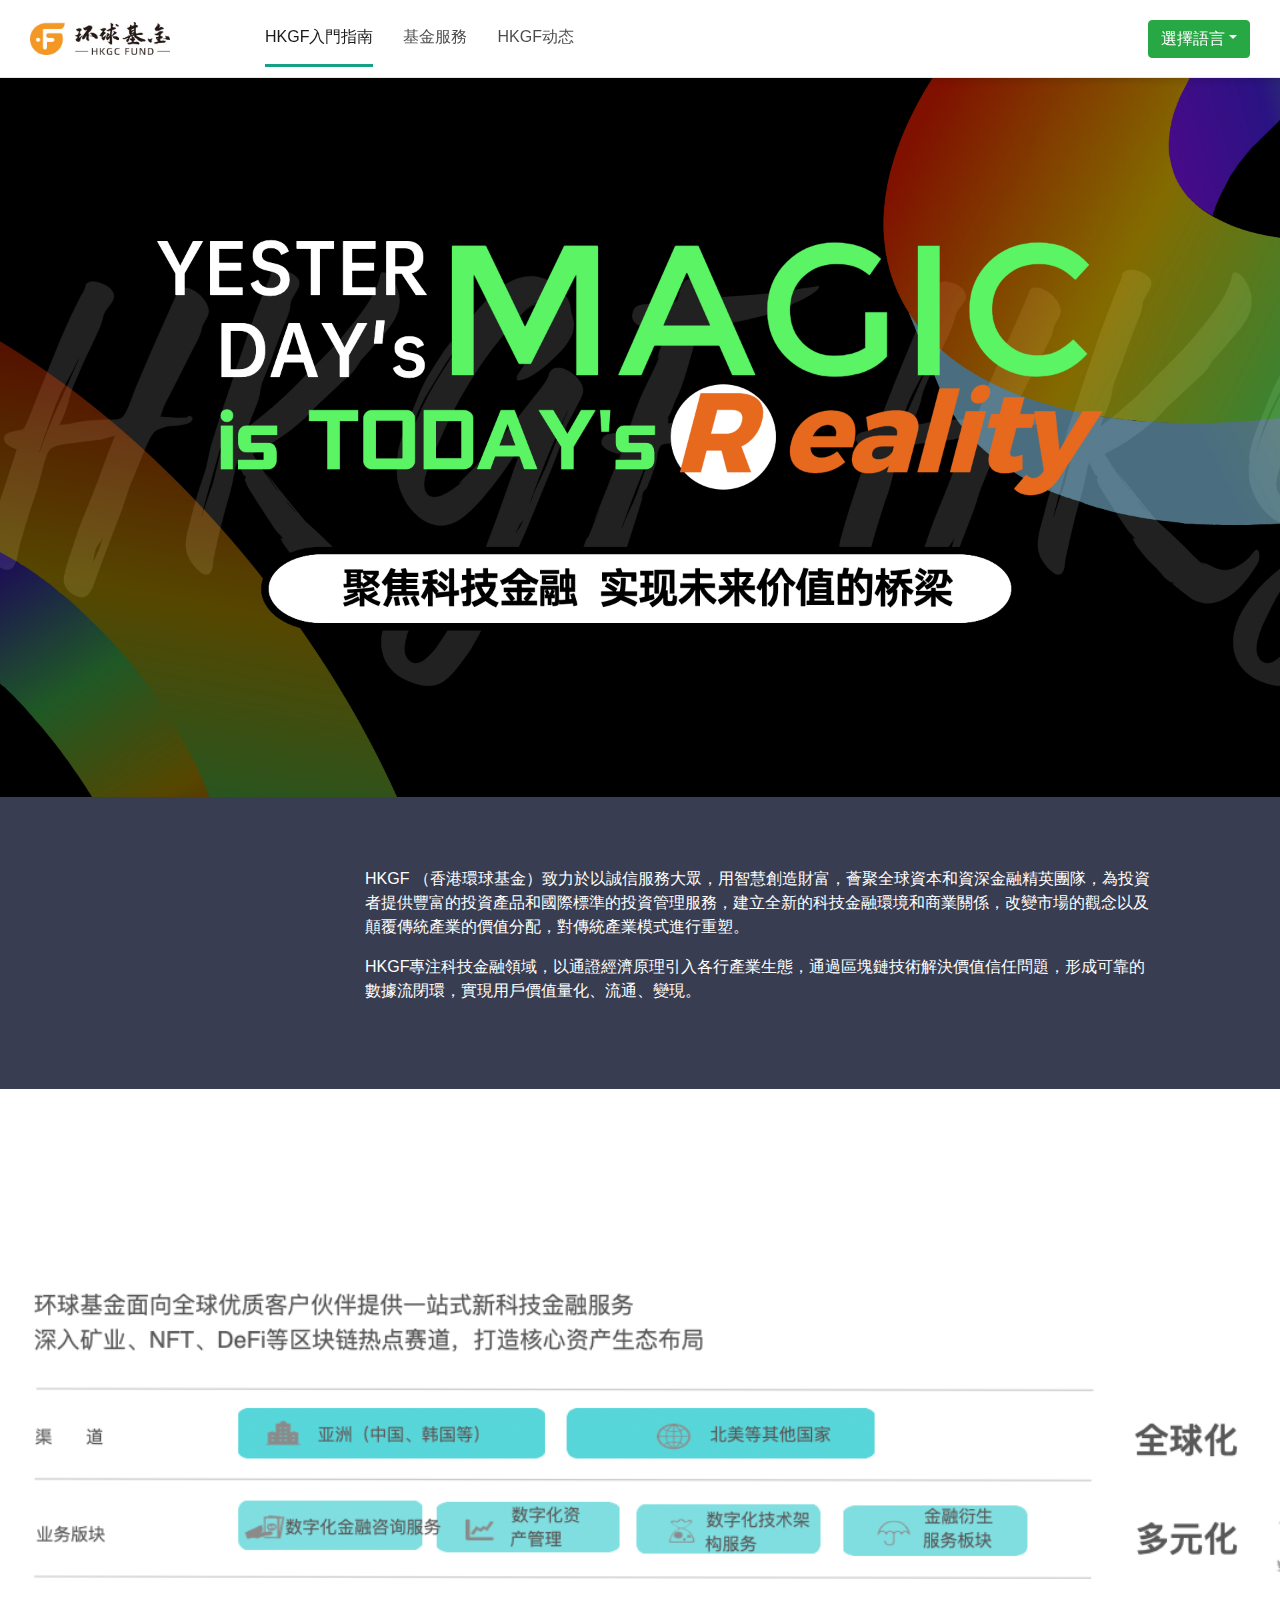
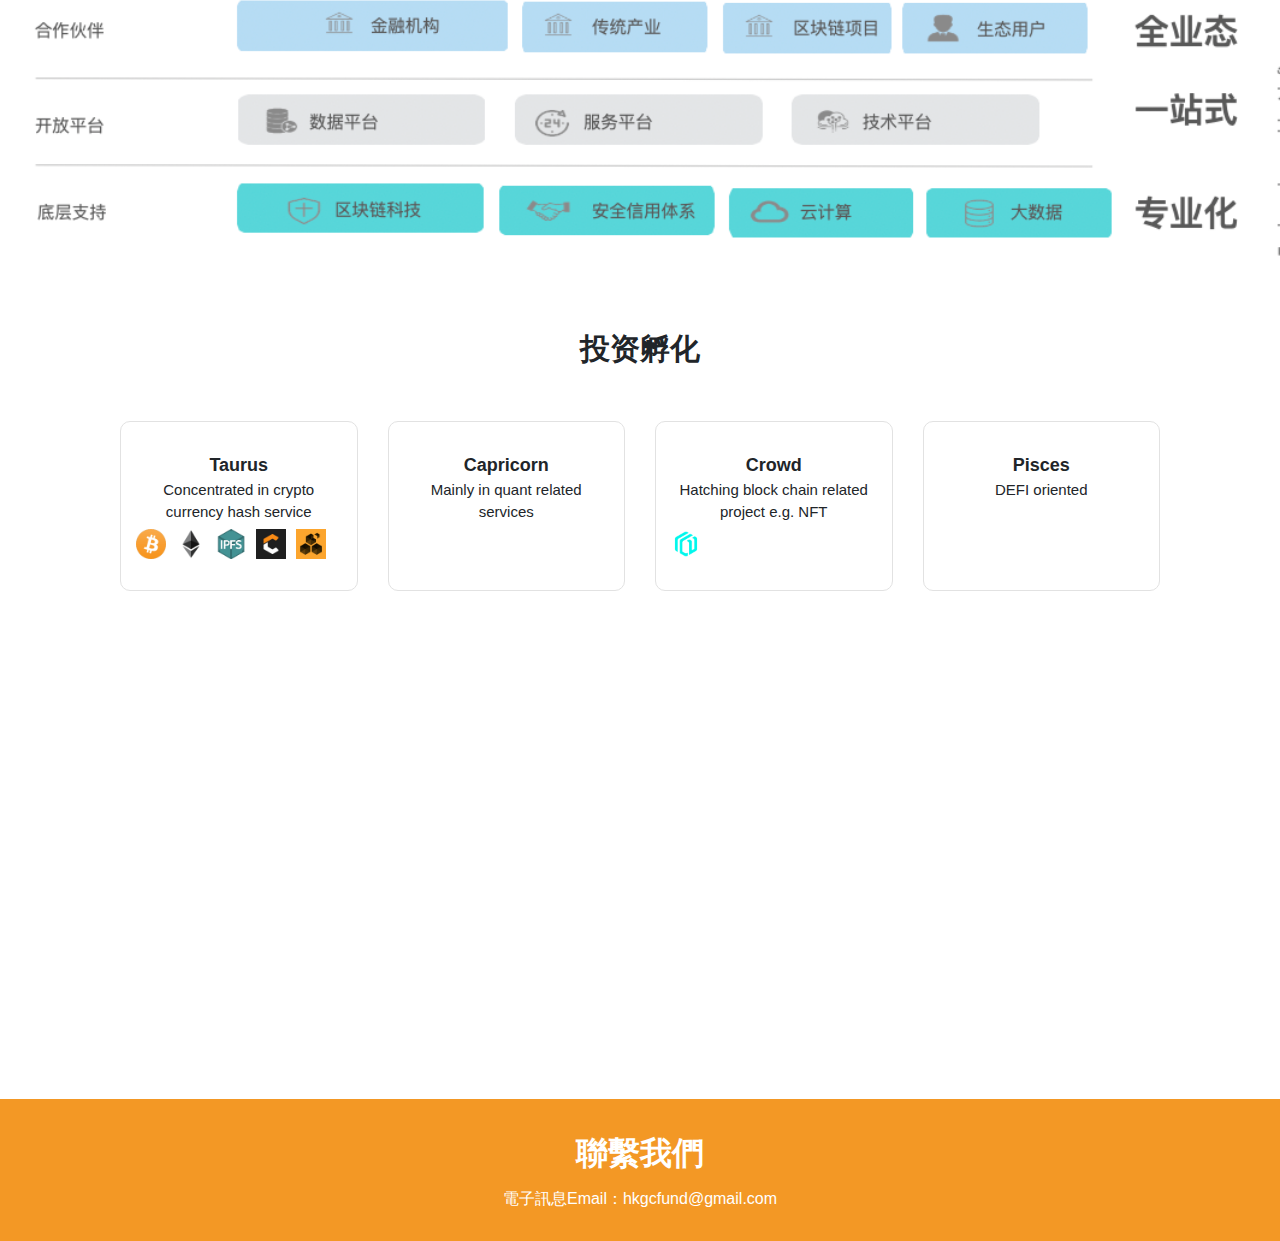
<file: index.html>
<!doctype html><html lang="en"><head><meta charset="utf-8"/><link rel="icon" href="/favicon.ico"/><meta name="viewport" content="width=device-width,initial-scale=1"/><meta name="theme-color" content="#000000"/><meta name="description" content="Web site created using create-react-app"/><link rel="apple-touch-icon" href="/logo192.png"/><link rel="manifest" href="/manifest.json"/><title>香港环球基金</title><link href="/static/css/0.679831fc.chunk.css" rel="stylesheet"><link href="/static/css/1.01e5cb66.chunk.css" rel="stylesheet"><link href="/static/css/index.092dd1be.chunk.css" rel="stylesheet"></head><body><noscript>You need to enable JavaScript to run this app.</noscript><div id="root"></div><script>!function(e){function t(t){for(var n,f,i=t[0],l=t[1],a=t[2],c=0,s=[];c<i.length;c++)f=i[c],Object.prototype.hasOwnProperty.call(o,f)&&o[f]&&s.push(o[f][0]),o[f]=0;for(n in l)Object.prototype.hasOwnProperty.call(l,n)&&(e[n]=l[n]);for(p&&p(t);s.length;)s.shift()();return u.push.apply(u,a||[]),r()}function r(){for(var e,t=0;t<u.length;t++){for(var r=u[t],n=!0,i=1;i<r.length;i++){var l=r[i];0!==o[l]&&(n=!1)}n&&(u.splice(t--,1),e=f(f.s=r[0]))}return e}var n={},o={6:0},u=[];function f(t){if(n[t])return n[t].exports;var r=n[t]={i:t,l:!1,exports:{}};return e[t].call(r.exports,r,r.exports,f),r.l=!0,r.exports}f.m=e,f.c=n,f.d=function(e,t,r){f.o(e,t)||Object.defineProperty(e,t,{enumerable:!0,get:r})},f.r=function(e){"undefined"!=typeof Symbol&&Symbol.toStringTag&&Object.defineProperty(e,Symbol.toStringTag,{value:"Module"}),Object.defineProperty(e,"__esModule",{value:!0})},f.t=function(e,t){if(1&t&&(e=f(e)),8&t)return e;if(4&t&&"object"==typeof e&&e&&e.__esModule)return e;var r=Object.create(null);if(f.r(r),Object.defineProperty(r,"default",{enumerable:!0,value:e}),2&t&&"string"!=typeof e)for(var n in e)f.d(r,n,function(t){return e[t]}.bind(null,n));return r},f.n=function(e){var t=e&&e.__esModule?function(){return e.default}:function(){return e};return f.d(t,"a",t),t},f.o=function(e,t){return Object.prototype.hasOwnProperty.call(e,t)},f.p="/";var i=this["webpackJsonphkgf-website"]=this["webpackJsonphkgf-website"]||[],l=i.push.bind(i);i.push=t,i=i.slice();for(var a=0;a<i.length;a++)t(i[a]);var p=l;r()}([])</script><script src="/static/js/0/0.51dbb36f.chunk.js"></script><script src="/static/js/1/1.a777afdb.chunk.js"></script><script src="/static/js/index/index.96c2b42d.chunk.js"></script></body></html>
</file>
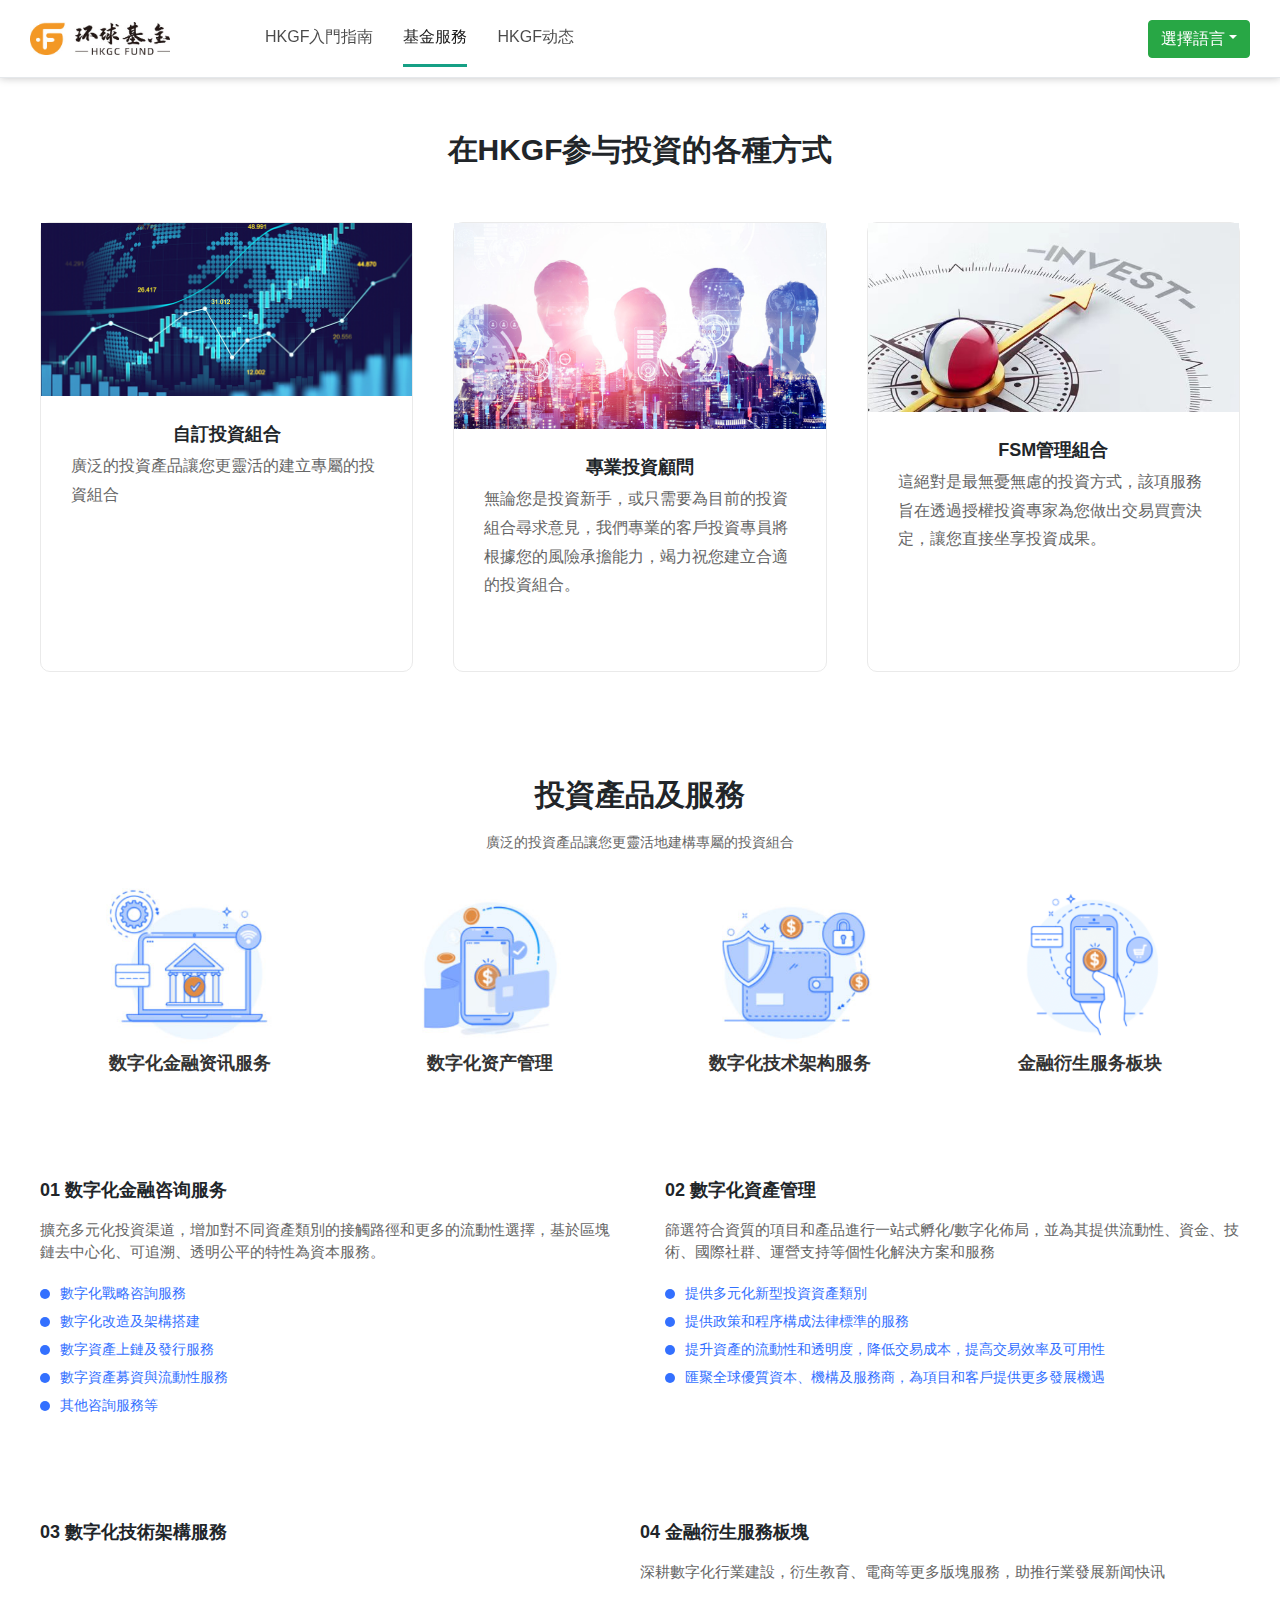
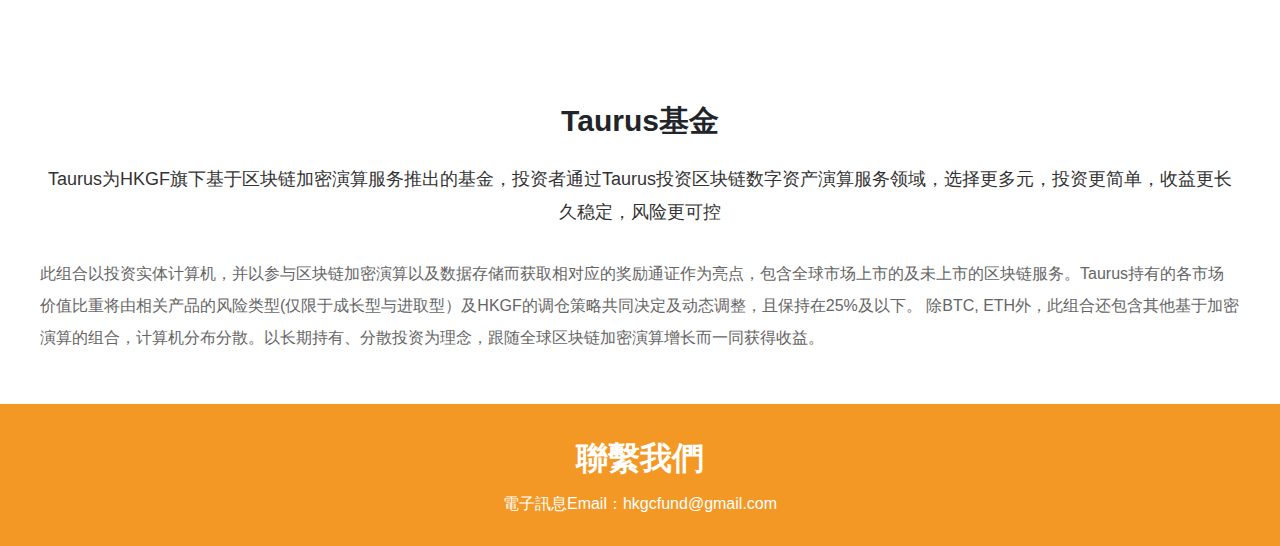
<file: fund.html>
<!doctype html><html lang="en"><head><meta charset="utf-8"/><link rel="icon" href="/favicon.ico"/><meta name="viewport" content="width=device-width,initial-scale=1"/><meta name="theme-color" content="#000000"/><meta name="description" content="Web site created using create-react-app"/><link rel="apple-touch-icon" href="/logo192.png"/><link rel="manifest" href="/manifest.json"/><title>香港环球基金</title><link href="/static/css/0.679831fc.chunk.css" rel="stylesheet"><link href="/static/css/1.01e5cb66.chunk.css" rel="stylesheet"><link href="/static/css/fund.71a2dd52.chunk.css" rel="stylesheet"></head><body><noscript>You need to enable JavaScript to run this app.</noscript><div id="root"></div><script>!function(e){function t(t){for(var n,f,i=t[0],l=t[1],a=t[2],c=0,s=[];c<i.length;c++)f=i[c],Object.prototype.hasOwnProperty.call(o,f)&&o[f]&&s.push(o[f][0]),o[f]=0;for(n in l)Object.prototype.hasOwnProperty.call(l,n)&&(e[n]=l[n]);for(p&&p(t);s.length;)s.shift()();return u.push.apply(u,a||[]),r()}function r(){for(var e,t=0;t<u.length;t++){for(var r=u[t],n=!0,i=1;i<r.length;i++){var l=r[i];0!==o[l]&&(n=!1)}n&&(u.splice(t--,1),e=f(f.s=r[0]))}return e}var n={},o={5:0},u=[];function f(t){if(n[t])return n[t].exports;var r=n[t]={i:t,l:!1,exports:{}};return e[t].call(r.exports,r,r.exports,f),r.l=!0,r.exports}f.m=e,f.c=n,f.d=function(e,t,r){f.o(e,t)||Object.defineProperty(e,t,{enumerable:!0,get:r})},f.r=function(e){"undefined"!=typeof Symbol&&Symbol.toStringTag&&Object.defineProperty(e,Symbol.toStringTag,{value:"Module"}),Object.defineProperty(e,"__esModule",{value:!0})},f.t=function(e,t){if(1&t&&(e=f(e)),8&t)return e;if(4&t&&"object"==typeof e&&e&&e.__esModule)return e;var r=Object.create(null);if(f.r(r),Object.defineProperty(r,"default",{enumerable:!0,value:e}),2&t&&"string"!=typeof e)for(var n in e)f.d(r,n,function(t){return e[t]}.bind(null,n));return r},f.n=function(e){var t=e&&e.__esModule?function(){return e.default}:function(){return e};return f.d(t,"a",t),t},f.o=function(e,t){return Object.prototype.hasOwnProperty.call(e,t)},f.p="/";var i=this["webpackJsonphkgf-website"]=this["webpackJsonphkgf-website"]||[],l=i.push.bind(i);i.push=t,i=i.slice();for(var a=0;a<i.length;a++)t(i[a]);var p=l;r()}([])</script><script src="/static/js/0/0.51dbb36f.chunk.js"></script><script src="/static/js/1/1.a777afdb.chunk.js"></script><script src="/static/js/fund/fund.678ea06b.chunk.js"></script></body></html>
</file>
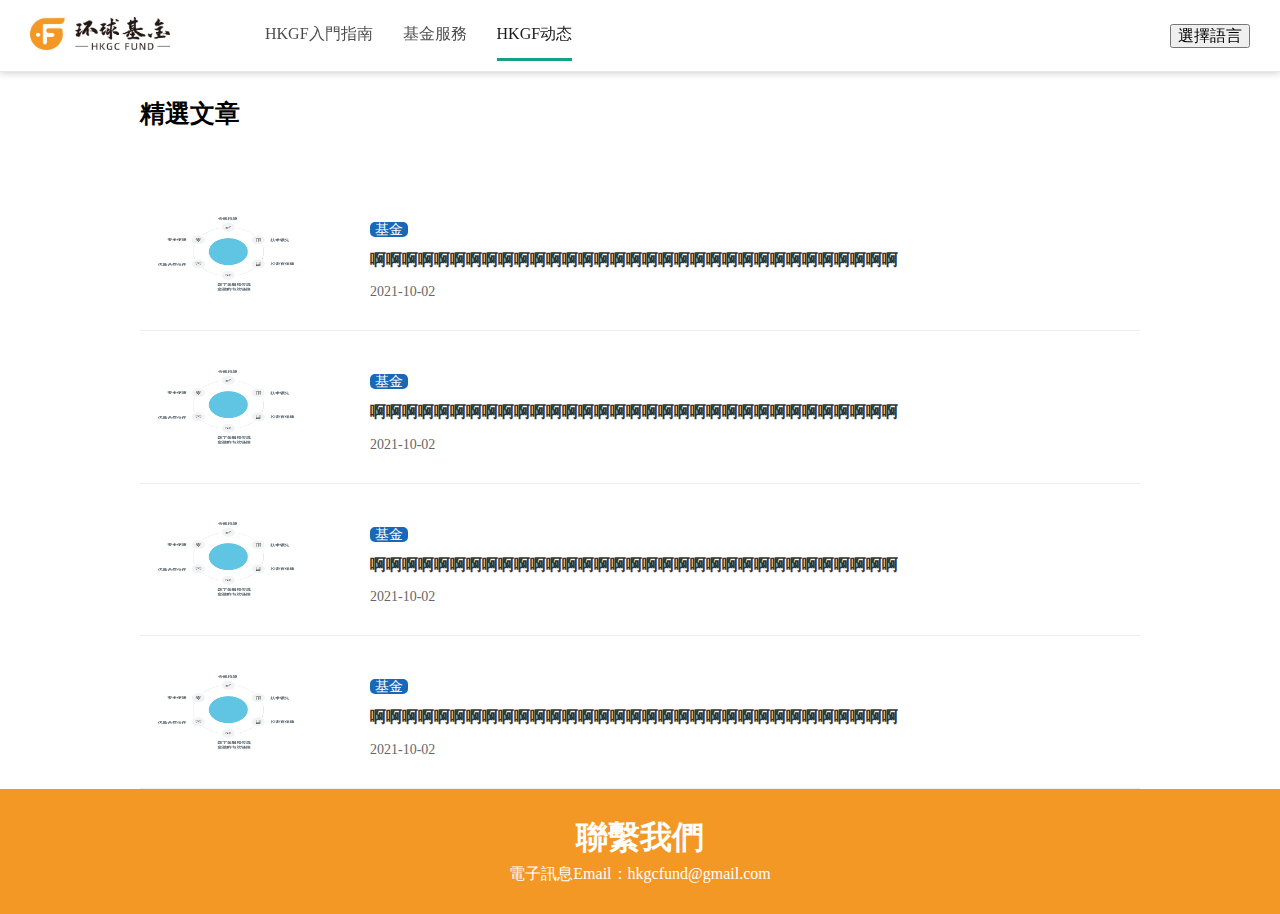
<file: news.html>
<!doctype html><html lang="en"><head><meta charset="utf-8"/><link rel="icon" href="/favicon.ico"/><meta name="viewport" content="width=device-width,initial-scale=1"/><meta name="theme-color" content="#000000"/><meta name="description" content="Web site created using create-react-app"/><link rel="apple-touch-icon" href="/logo192.png"/><link rel="manifest" href="/manifest.json"/><title>香港环球基金</title><link href="/static/css/0.679831fc.chunk.css" rel="stylesheet"><link href="/static/css/news.c65bf32d.chunk.css" rel="stylesheet"></head><body><noscript>You need to enable JavaScript to run this app.</noscript><div id="root"></div><script>!function(e){function t(t){for(var n,f,i=t[0],l=t[1],a=t[2],c=0,s=[];c<i.length;c++)f=i[c],Object.prototype.hasOwnProperty.call(o,f)&&o[f]&&s.push(o[f][0]),o[f]=0;for(n in l)Object.prototype.hasOwnProperty.call(l,n)&&(e[n]=l[n]);for(p&&p(t);s.length;)s.shift()();return u.push.apply(u,a||[]),r()}function r(){for(var e,t=0;t<u.length;t++){for(var r=u[t],n=!0,i=1;i<r.length;i++){var l=r[i];0!==o[l]&&(n=!1)}n&&(u.splice(t--,1),e=f(f.s=r[0]))}return e}var n={},o={7:0},u=[];function f(t){if(n[t])return n[t].exports;var r=n[t]={i:t,l:!1,exports:{}};return e[t].call(r.exports,r,r.exports,f),r.l=!0,r.exports}f.m=e,f.c=n,f.d=function(e,t,r){f.o(e,t)||Object.defineProperty(e,t,{enumerable:!0,get:r})},f.r=function(e){"undefined"!=typeof Symbol&&Symbol.toStringTag&&Object.defineProperty(e,Symbol.toStringTag,{value:"Module"}),Object.defineProperty(e,"__esModule",{value:!0})},f.t=function(e,t){if(1&t&&(e=f(e)),8&t)return e;if(4&t&&"object"==typeof e&&e&&e.__esModule)return e;var r=Object.create(null);if(f.r(r),Object.defineProperty(r,"default",{enumerable:!0,value:e}),2&t&&"string"!=typeof e)for(var n in e)f.d(r,n,function(t){return e[t]}.bind(null,n));return r},f.n=function(e){var t=e&&e.__esModule?function(){return e.default}:function(){return e};return f.d(t,"a",t),t},f.o=function(e,t){return Object.prototype.hasOwnProperty.call(e,t)},f.p="/";var i=this["webpackJsonphkgf-website"]=this["webpackJsonphkgf-website"]||[],l=i.push.bind(i);i.push=t,i=i.slice();for(var a=0;a<i.length;a++)t(i[a]);var p=l;r()}([])</script><script src="/static/js/0/0.51dbb36f.chunk.js"></script><script src="/static/js/news/news.cca8f88e.chunk.js"></script></body></html>
</file>
<file: static/css/index.092dd1be.chunk.css>
.index .content{padding-top:77px}.index .content .contact{padding:70px 120px;background-color:#383d51;color:#fff}.index .content .contact .title{margin-right:100px;font-size:30px;font-weight:700}.index .content .business{margin-top:50px}.index .content .business .title{font-size:30px;font-weight:700}.index .content .business .sub-title{margin-top:15px;color:#666}.index .content .business .sub-title p{margin-bottom:0;line-height:1.8}.index .content .business .b-img{margin-top:15px}.index .content .suc-case{margin-top:50px}.index .content .suc-case .title{font-size:30px;font-weight:700;text-align:center}.index .content .suc-case .box{padding:50px 120px}.index .content .suc-case .box .item{text-align:center;border:1px solid #e2e2e2;padding:30px 15px;border-radius:10px;margin-right:30px;min-height:170px;transition:all .15s linear}.index .content .suc-case .box .item .title{font-size:18px;font-weight:700}.index .content .suc-case .box .item .sub-tit{font-size:15px;height:50px}.index .content .suc-case .box .item:last-child{margin-right:0}.index .content .suc-case .box .item:hover{border-color:rgba(0,0,0,.65)}.index .content .suc-case .box .item.item-middle{margin-left:50px}.index .content .suc-case .box .item .img-box img{width:30px;margin-right:10px}.index .content .suc-case .box .item .img-box img:last-child{margin-right:0}.index .content .reason{margin-top:50px;padding:0 120px 100px}.index .content .reason .title{font-size:30px;font-weight:700;margin-bottom:30px}.index .content .reason .text{font-size:18px}.index .content .reason .sub-title{margin-bottom:10px;font-weight:700;font-size:18px}.index .content .reason .img-outer{margin-right:80px}.index .content .reason .img-outer img{width:100%}.header{padding:10px 30px;border-bottom:1px solid #e5e8eb;box-shadow:0 0 8px 0 rgba(14,14,14,.25);position:fixed;top:0;left:0;z-index:9;background-color:#fff;right:0}.header .logo{width:140px;height:auto;margin-right:80px}.header .l-menu{font-size:16px;font-weight:500;color:rgba(14,14,14,.75)}.header .l-menu .lm-item{padding:15px 0;margin:0 15px;cursor:pointer;border-bottom:3px solid transparent}.header .l-menu .lm-item.active,.header .l-menu .lm-item:hover{color:rgba(14,14,14,.95);border-color:#16a085}.footer{padding:30px 0;background-color:#f39825;color:#fff}.footer .title{font-size:32px;font-weight:700;margin-bottom:10px}.flex{display:-moz-flex;display:flex}.flex-1{width:0;flex:1 1}.flex-m{align-items:center}.flex-c,.flex-m{display:-moz-flex;display:flex}.flex-c{justify-content:center}.flex-r{display:-moz-flex;display:flex;justify-content:flex-end}.fl{float:left}.fr{float:right}.clear:after{content:"";display:block;clear:both}.tl{text-align:left}.tc{text-align:center}.tr{text-align:right}
/*# sourceMappingURL=index.092dd1be.chunk.css.map */
</file>
<file: static/css/fund.71a2dd52.chunk.css>
.fund .content{padding-top:77px;width:1200px;margin:0 auto}.fund .content .top{padding:50px 0}.fund .content .top .title{font-size:30px;font-weight:700;margin-bottom:50px}.fund .content .top .box{margin-left:-20px;margin-right:-20px}.fund .content .top .box .n-item{border:1px solid #eaeaea;border-radius:10px;margin:0 20px;min-height:450px}.fund .content .top .box .n-item .ni-img{width:100%;margin-bottom:20px}.fund .content .top .box .n-item .ni-title{font-size:18px;line-height:2;padding:0 30px;font-weight:700}.fund .content .top .box .n-item .ni-subtit{font-size:16px;line-height:1.8;padding:0 30px;color:#666}.fund .content .service{margin-top:50px}.fund .content .service .title{font-size:30px;font-weight:700;margin-bottom:15px}.fund .content .service .sub-title{font-size:14px;color:#666}.fund .content .service .s-row{margin-top:30px;text-align:center}.fund .content .service .s-row .s-col img{width:200px}.fund .content .service .s-row .s-col div{text-align:center;font-size:18px;color:#333;font-weight:700}.fund .content .service .desc{margin-top:100px}.fund .content .service .desc .d-item{margin-right:50px}.fund .content .service .desc .title{font-size:18px;font-weight:700}.fund .content .service .desc .sub-title{font-size:15px;color:#666;margin-bottom:15px}.fund .content .service .desc .point{font-size:14px;line-height:2;position:relative;padding-left:20px;color:#3370ff}.fund .content .service .desc .point:before{position:absolute;content:"";width:10px;height:10px;border-radius:50%;background-color:#3370ff;left:0;top:10px}.fund .content .taurus{margin-top:100px;padding-bottom:50px}.fund .content .taurus .title{font-size:30px;font-weight:700;margin-bottom:20px;text-align:center}.fund .content .taurus .sub-title{text-align:center;font-size:18px;color:#333;line-height:1.8}.fund .content .taurus .desc{margin-top:30px;font-size:16px;color:#666;line-height:2}.header{padding:10px 30px;border-bottom:1px solid #e5e8eb;box-shadow:0 0 8px 0 rgba(14,14,14,.25);position:fixed;top:0;left:0;z-index:9;background-color:#fff;right:0}.header .logo{width:140px;height:auto;margin-right:80px}.header .l-menu{font-size:16px;font-weight:500;color:rgba(14,14,14,.75)}.header .l-menu .lm-item{padding:15px 0;margin:0 15px;cursor:pointer;border-bottom:3px solid transparent}.header .l-menu .lm-item.active,.header .l-menu .lm-item:hover{color:rgba(14,14,14,.95);border-color:#16a085}.footer{padding:30px 0;background-color:#f39825;color:#fff}.footer .title{font-size:32px;font-weight:700;margin-bottom:10px}.flex{display:-moz-flex;display:flex}.flex-1{width:0;flex:1 1}.flex-m{align-items:center}.flex-c,.flex-m{display:-moz-flex;display:flex}.flex-c{justify-content:center}.flex-r{display:-moz-flex;display:flex;justify-content:flex-end}.fl{float:left}.fr{float:right}.clear:after{content:"";display:block;clear:both}.tl{text-align:left}.tc{text-align:center}.tr{text-align:right}
/*# sourceMappingURL=fund.71a2dd52.chunk.css.map */
</file>
<file: static/css/news.c65bf32d.chunk.css>
.news .content{width:1000px;margin:0 auto;padding-top:100px}.news .content .title{font-size:25px;font-weight:700;margin-bottom:50px}.news .content .box{margin-top:50px}.news .content .box .n-item{border-bottom:1px solid #eee;padding:30px 0}.news .content .box .n-item .img{width:180px;height:80px;margin-right:50px}.news .content .box .n-item .brad{background-color:#1868b7;color:#fff;line-height:3;padding:0 5px;border-radius:5px;font-size:14px}.news .content .box .n-item .title{font-size:16px;color:#333;margin-bottom:15px}.news .content .box .n-item .time{font-size:14px;color:#666}.header{padding:10px 30px;border-bottom:1px solid #e5e8eb;box-shadow:0 0 8px 0 rgba(14,14,14,.25);position:fixed;top:0;left:0;z-index:9;background-color:#fff;right:0}.header .logo{width:140px;height:auto;margin-right:80px}.header .l-menu{font-size:16px;font-weight:500;color:rgba(14,14,14,.75)}.header .l-menu .lm-item{padding:15px 0;margin:0 15px;cursor:pointer;border-bottom:3px solid transparent}.header .l-menu .lm-item.active,.header .l-menu .lm-item:hover{color:rgba(14,14,14,.95);border-color:#16a085}.footer{padding:30px 0;background-color:#f39825;color:#fff}.footer .title{font-size:32px;font-weight:700;margin-bottom:10px}.flex{display:-moz-flex;display:flex}.flex-1{width:0;flex:1 1}.flex-m{align-items:center}.flex-c,.flex-m{display:-moz-flex;display:flex}.flex-c{justify-content:center}.flex-r{display:-moz-flex;display:flex;justify-content:flex-end}.fl{float:left}.fr{float:right}.clear:after{content:"";display:block;clear:both}.tl{text-align:left}.tc{text-align:center}.tr{text-align:right}
/*# sourceMappingURL=news.c65bf32d.chunk.css.map */
</file>
<file: static/css/0.679831fc.chunk.css>
/*! normalize.css v8.0.1 | MIT License | github.com/necolas/normalize.css */html{line-height:1.15;-webkit-text-size-adjust:100%}body{margin:0}main{display:block}h1{font-size:2em;margin:.67em 0}hr{box-sizing:content-box;height:0;overflow:visible}pre{font-family:monospace,monospace;font-size:1em}a{background-color:transparent}abbr[title]{border-bottom:none;text-decoration:underline;-webkit-text-decoration:underline dotted;text-decoration:underline dotted}b,strong{font-weight:bolder}code,kbd,samp{font-family:monospace,monospace;font-size:1em}small{font-size:80%}sub,sup{font-size:75%;line-height:0;position:relative;vertical-align:baseline}sub{bottom:-.25em}sup{top:-.5em}img{border-style:none}button,input,optgroup,select,textarea{font-family:inherit;font-size:100%;line-height:1.15;margin:0}button,input{overflow:visible}button,select{text-transform:none}[type=button],[type=reset],[type=submit],button{-webkit-appearance:button}[type=button]::-moz-focus-inner,[type=reset]::-moz-focus-inner,[type=submit]::-moz-focus-inner,button::-moz-focus-inner{border-style:none;padding:0}[type=button]:-moz-focusring,[type=reset]:-moz-focusring,[type=submit]:-moz-focusring,button:-moz-focusring{outline:1px dotted ButtonText}fieldset{padding:.35em .75em .625em}legend{box-sizing:border-box;color:inherit;display:table;max-width:100%;padding:0;white-space:normal}progress{vertical-align:baseline}textarea{overflow:auto}[type=checkbox],[type=radio]{box-sizing:border-box;padding:0}[type=number]::-webkit-inner-spin-button,[type=number]::-webkit-outer-spin-button{height:auto}[type=search]{-webkit-appearance:textfield;outline-offset:-2px}[type=search]::-webkit-search-decoration{-webkit-appearance:none}::-webkit-file-upload-button{-webkit-appearance:button;font:inherit}details{display:block}summary{display:list-item}[hidden],template{display:none}
/*# sourceMappingURL=0.679831fc.chunk.css.map */
</file>
